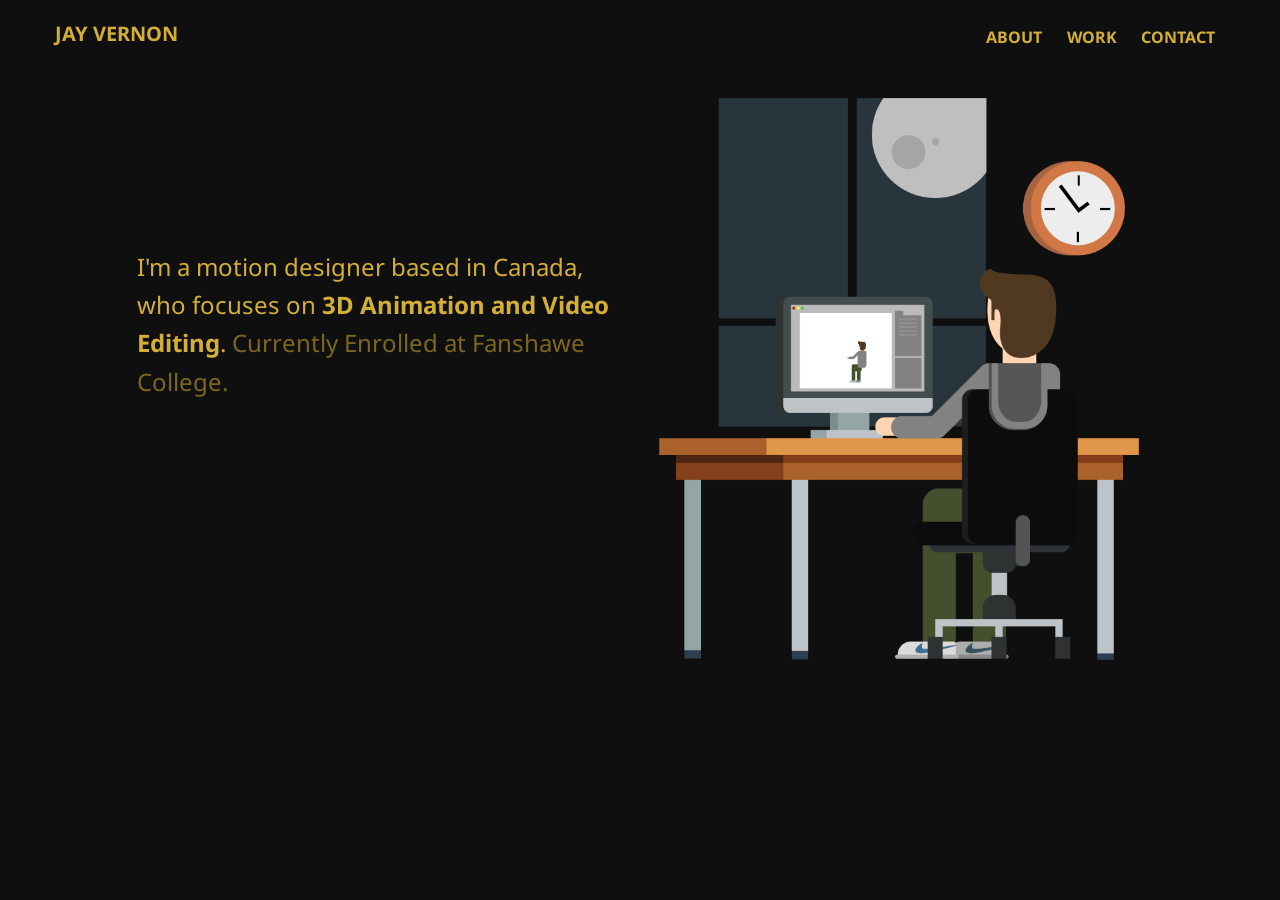
<file: index.html>
<!DOCTYPE html>
<html>
<head>
    <meta charset="utf-8" />
    <meta http-equiv="X-UA-Compatible" content="IE=edge">
    <title>JAY VERNON | Potfolio</title>
    <link rel="stylesheet" href="css/foundation.css">
    <link rel="stylesheet" href="css/foundation.min.css">
    <meta name="viewport" content="width=device-width, initial-scale=1">
    <link rel="stylesheet" type="text/css" media="screen" href="css/app.css"/>
    <link href="https://fonts.googleapis.com/css?family=Noto+Sans:400,700" rel="stylesheet">
    <link rel="stylesheet" href="https://use.fontawesome.com/releases/v5.5.0/css/all.css" integrity="sha384-B4dIYHKNBt8Bc12p+WXckhzcICo0wtJAoU8YZTY5qE0Id1GSseTk6S+L3BlXeVIU" crossorigin="anonymous">
</head>



<body>
    <header id="mainHeader">

            <nav id="nav" class="small-12 large-8 large-push-4 columns">
                <h1 class="hide">Main Navigation</h1>
                    <div class="title-bar" data-responsive-toggle="main-menu" data-hide-for="large">
                            <div class="title-bar-right">
                                
                              <button class="menu-icon" type="button" data-toggle="main-menu"></button>
                            </div>
                    </div>
                
                        <div id="main-menu" class="text-center">
                          <ul id="mainNav">
                            <li><a href="about.html" class="lineAnim highlight">ABOUT</a></li>
                            <li><a href="work.html" class="lineAnim highlight">WORK</a></li>
                            <li><a href="contact.html" class="lineAnim highlight">CONTACT</a></li>
                          </ul>
                        </div>   
            
            </nav>

        <div id="logo" class="small-12 medium-12 large-offset-0 large-2 large-pull-8 columns end">
            <h1 class="name"><a href="index.html">JAY<span class="highlight"> VERNON</span></a></h1>
        </div>

    </header>

    <section class="small-10 small-offset-1 column">
        <h1 class="hide">Brief Introduction</h1>
            <div id="welcome" class="small-12 medium-12 large-6 column">
                <p class="small-12 text-center leftbox">I'm a motion designer based in Canada, who focuses on <span class="highlight">3D Animation and Video Editing</span>.<span class="lowlight"> Currently Enrolled at Fanshawe College.</span></p>
            </div>

            <div id="jay" class="small-12 medium-12 large-6 text-center column">
                    <img src="images/portfolio_front.png" id="jayIMG" alt="Image of Jay">
            </div>
    </section>
            


        



    <script src="js/vendor/jquery.js"></script>
    <script src="js/vendor/what-input.js"></script>
    <script src="js/vendor/foundation.js"></script>
    <script src="js/app.js"></script>
    <script src="js/main.js"></script>
</body>
</html>
</file>
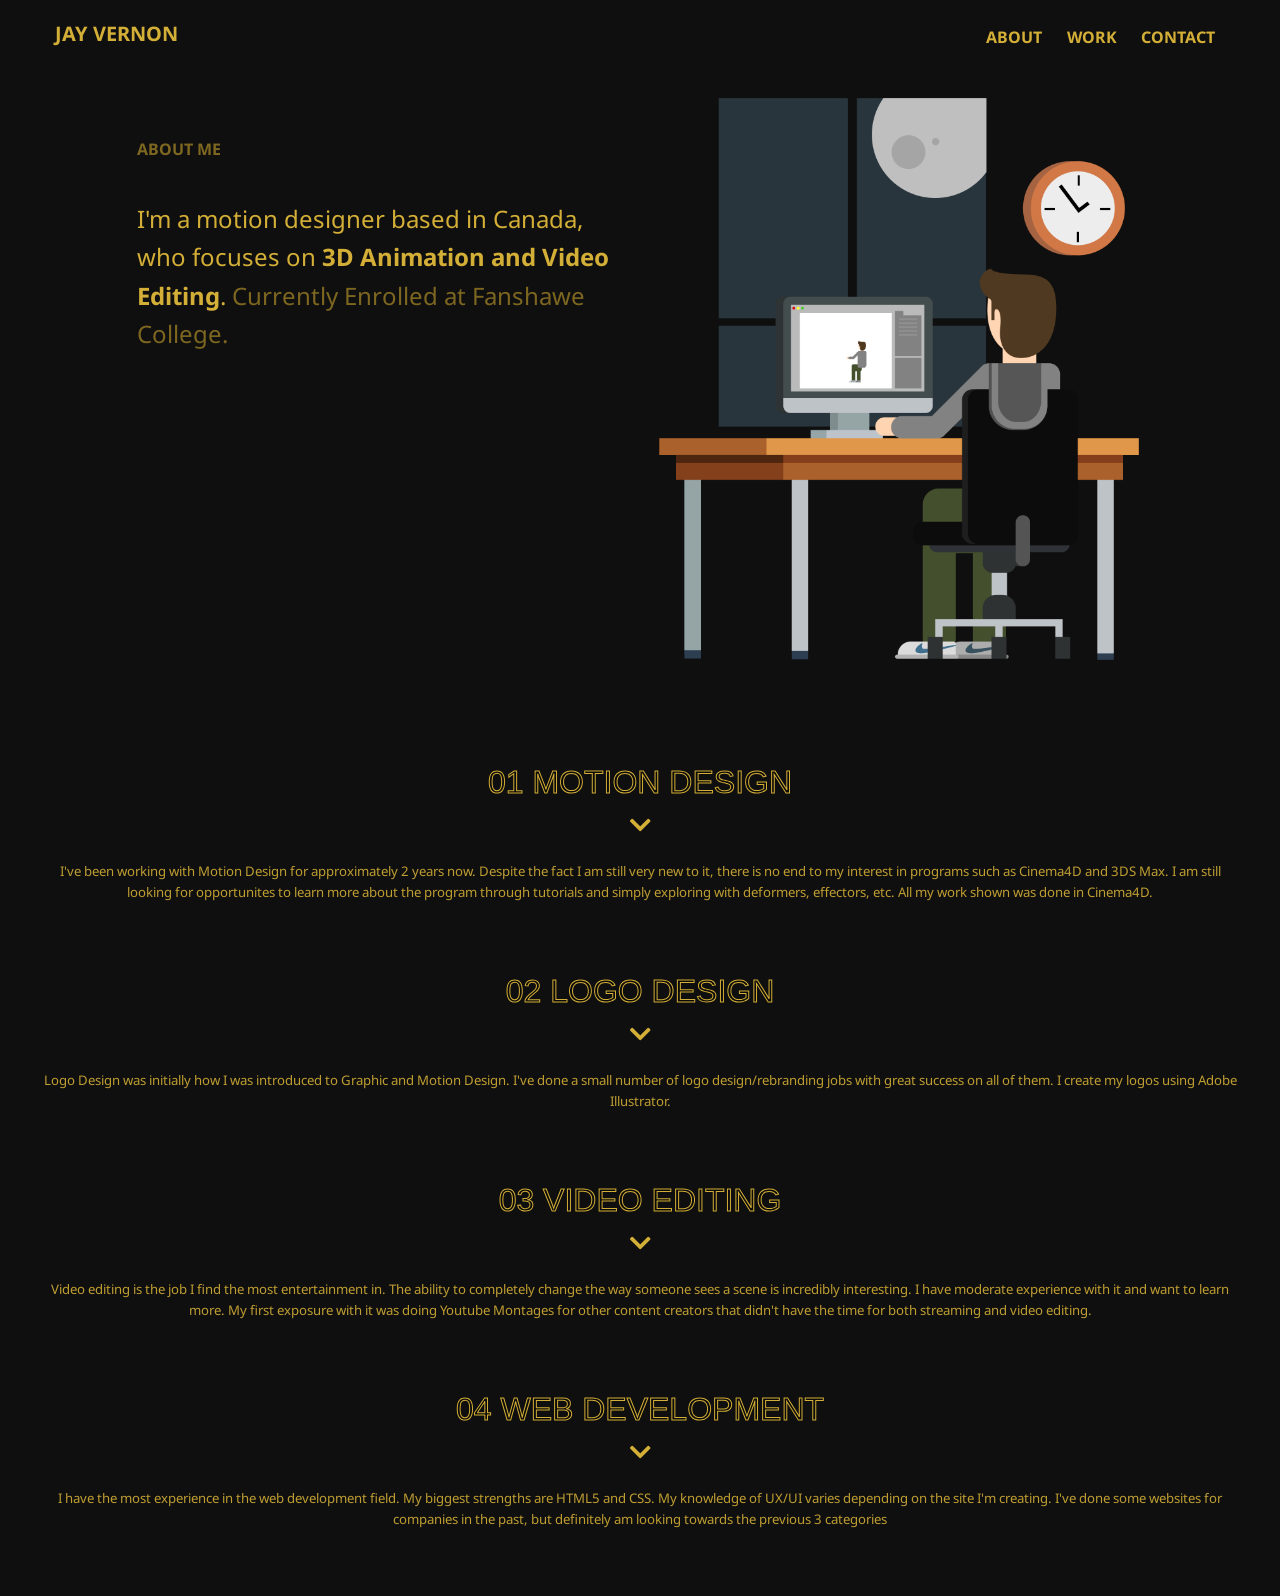
<file: about.html>
<!DOCTYPE html>
<html>
<head>
    <meta charset="utf-8" />
    <meta http-equiv="X-UA-Compatible" content="IE=edge">
    <title>JAY VERNON | Potfolio</title>
    <link rel="stylesheet" href="css/foundation.css">
    <link rel="stylesheet" href="css/foundation.min.css">
    <meta name="viewport" content="width=device-width, initial-scale=1">
    <link rel="stylesheet" type="text/css" media="screen" href="css/app.css"/>
    <link href="https://fonts.googleapis.com/css?family=Noto+Sans:400,700" rel="stylesheet">
    <link rel="stylesheet" href="https://use.fontawesome.com/releases/v5.5.0/css/all.css" integrity="sha384-B4dIYHKNBt8Bc12p+WXckhzcICo0wtJAoU8YZTY5qE0Id1GSseTk6S+L3BlXeVIU" crossorigin="anonymous">
</head>



<body>
    <header id="mainHeader">

                <nav id="nav" class="small-12 large-8 large-push-4 columns">
                                <h1 class="hide">Main Navigation</h1>
                                    <div class="title-bar" data-responsive-toggle="main-menu" data-hide-for="large">
                                            <div class="title-bar-right">
                                                
                                              <button class="menu-icon" type="button" data-toggle="main-menu"></button>
                                            </div>
                                    </div>
                                
                                        <div id="main-menu" class="text-center">
                                          <ul id="mainNav">
                                            <li><a href="about.html" class="lineAnim highlight">ABOUT</a></li>
                                            <li><a href="work.html" class="lineAnim highlight">WORK</a></li>
                                            <li><a href="contact.html" class="lineAnim highlight">CONTACT</a></li>
                                          </ul>
                                        </div>   
                            
                            </nav>

        <div id="logo" class="small-12 medium-12 large-offset-0 large-2 large-pull-8 columns end">
            <h1 class="name"><a href="index.html">JAY<span class="highlight"> VERNON</span></a></h1>
        </div>

    </header>

    <section class="small-10 small-offset-1 column">
            <div id="aboutMe" class="small-12 medium-12 large-6 column">
                <h1 class="small-12 leftbox aboutHeader">ABOUT ME</h1>
                <p class="small-12 leftbox">I'm a motion designer based in Canada, who focuses on <span class="highlight">3D Animation and Video Editing</span>.<span class="lowlight"> Currently Enrolled at Fanshawe College.</span></p>
            </div>

            <div id="jay" class="small-12 medium-12 large-6 text-center column">
                    <img src="images/portfolio_front.png" id="jayIMG">
            </div>
    </section>

    <section class="small 12 text-center column">
        <div id="categories">
            <div id="MotionDesign" class="small-12 catHead row">
                    <h2 class="small-12">01   MOTION DESIGN</h2>
                    <i class="fas fa-chevron-down moreIconMotion moreIcon"></i>
                    <div class="small-12 info" id="contentRevealMotion">
                    <p class="small-12 catDesc text-center">I've been working with Motion Design for approximately 2 years now. Despite the fact I am still very new to it, there is no end to my interest in programs such as Cinema4D and 3DS Max. I am still looking for opportunites to learn more about the program through tutorials and simply exploring with deformers, effectors, etc. All my work shown was done in Cinema4D. </p>
                    </div>
            </div>

            <div id="LogoDesign" class="small-12 catHead row">
                    <h2 class="small-12">02   LOGO DESIGN</h2>
                    <i class="fas fa-chevron-down moreIcon moreIconLogo"></i>
                    <div class="small-12 info" id="contentRevealLogo">
                    <p class="small-12 catDesc text-center">Logo Design was initially how I was introduced to Graphic and Motion Design. I've done a small number of logo design/rebranding jobs with great success on all of them. I create my logos using Adobe Illustrator.</p>
                    </div>
            </div>

            <div id="videoEditing" class="small-12 catHead row">
                    <h2 class="small-12">03   VIDEO EDITING</h2>
                    <i class="fas fa-chevron-down moreIcon moreIconVideo"></i>
                    <div class="small-12 info" id="contentRevealVideo">
                    <p class="small-12 catDesc text-center">Video editing is the job I find the most entertainment in. The ability to completely change the way someone sees a scene is incredibly interesting. I have moderate experience with it and want to learn more. My first exposure with it was doing Youtube Montages for other content creators that didn't have the time for both streaming and video editing.</p>
                    </div>
            </div>

            <div id="WebDev" class="small-12 catHead row">
                    <h2 class="small-12">04   WEB DEVELOPMENT</h2>
                    <i class="fas fa-chevron-down moreIcon moreIconWeb"></i>
                    <div class="small-12 info" id="contentRevealWeb">
                    <p class="small-12 catDesc text-center">I have the most experience in the web development field. My biggest strengths are HTML5 and CSS. My knowledge of UX/UI varies depending on the site I'm creating. I've done some websites for companies in the past, but definitely am looking towards the previous 3 categories</p>
                    </div>
            </div>
        </div>
    </section>

            


        



    <script src="js/vendor/jquery.js"></script>
    <script src="js/vendor/what-input.js"></script>
    <script src="js/vendor/foundation.js"></script>
    <script src="js/app.js"></script>
    <script src="js/about.js"></script>
</body>
</html>
</file>
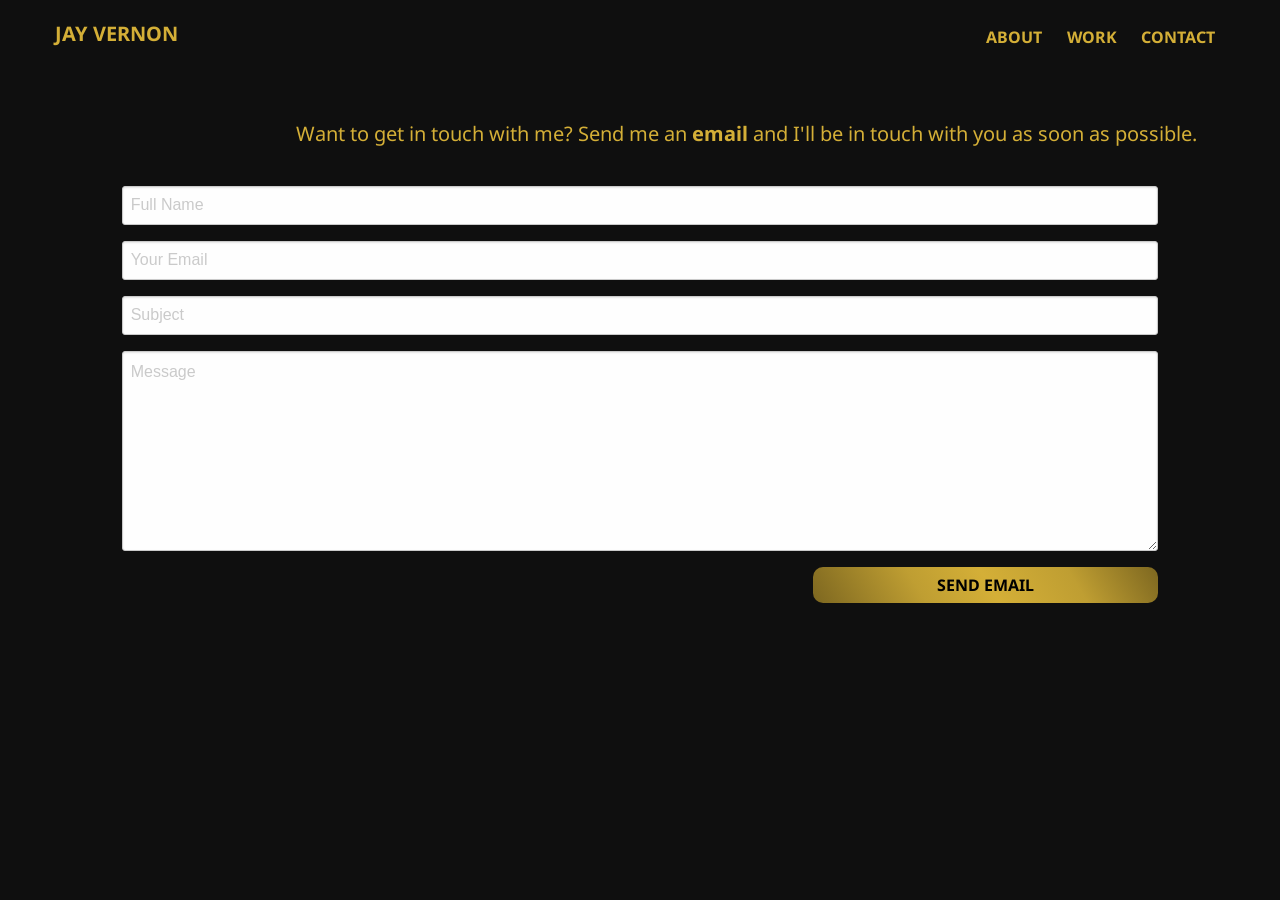
<file: contact.html>
<!DOCTYPE html>
<html>
<head>
    <meta charset="utf-8" />
    <meta http-equiv="X-UA-Compatible" content="IE=edge">
    <title>JAY VERNON | Potfolio</title>
    <link rel="stylesheet" href="css/foundation.css">
    <link rel="stylesheet" href="css/foundation.min.css">
    <meta name="viewport" content="width=device-width, initial-scale=1">
    <link rel="stylesheet" type="text/css" media="screen" href="css/app.css"/>
    <link href="https://fonts.googleapis.com/css?family=Noto+Sans:400,700" rel="stylesheet">
    <link rel="stylesheet" href="https://use.fontawesome.com/releases/v5.5.0/css/all.css" integrity="sha384-B4dIYHKNBt8Bc12p+WXckhzcICo0wtJAoU8YZTY5qE0Id1GSseTk6S+L3BlXeVIU" crossorigin="anonymous">
</head>



<body>
    <header id="mainHeader">

            <nav id="nav" class="small-12 large-8 large-push-4 columns">
                    <h1 class="hide">Main Navigation</h1>
                        <div class="title-bar" data-responsive-toggle="main-menu" data-hide-for="large">
                                <div class="title-bar-right">
                                    
                                  <button class="menu-icon" type="button" data-toggle="main-menu"></button>
                                </div>
                        </div>
                    
                            <div id="main-menu" class="text-center">
                              <ul id="mainNav">
                                <li><a href="about.html" class="lineAnim highlight">ABOUT</a></li>
                                <li><a href="work.html" class="lineAnim highlight">WORK</a></li>
                                <li><a href="contact.html" class="lineAnim highlight">CONTACT</a></li>
                              </ul>
                            </div>   
                
                </nav>

        <div id="logo" class="small-12 medium-12 large-offset-0 large-2 large-pull-8 columns end">
            <h1 class="name"><a href="index.html">JAY<span class="highlight"> VERNON</span></a></h1>
        </div>

    </header>

    <section class="small-10 small-offset-1 large-12 column">
        <h1 class="hide">Want to get in touch?</h1>
            <div id="contactIntro" class="small-12 medium-12 large-12 column">
                <p class="small-12 text-center leftbox">Want to get in touch with me? Send me an <span class="highlight">email</span> and I'll be in touch with you as soon as possible.</span></p>
            </div>
    </section>

    <section class="small-10 small-offset-1 column CF">
        <h1 class="hide">Contact Form</h1>
            <form class="contact-form" action="contactform.php" method="post">
                <input type="text" name="name" placeholder="Full Name">
                <input type="text" name="mail" placeholder="Your Email">
                <input type="text" name="subject" placeholder="Subject">
                <textarea name="message" placeholder="Message" class="messageArea"></textarea>
                <button type="submit" name="submit" class="submitBut one small-8 small-offset-2 medium-4 medium-offset-8 text-center">SEND EMAIL</button>
            </form>
    </section>
            
    



    <script src="js/vendor/jquery.js"></script>
    <script src="js/vendor/what-input.js"></script>
    <script src="js/vendor/foundation.js"></script>
    <script src="js/app.js"></script>
    <script src="js/main.js"></script>
</body>
</html>
</file>
<file: css/app.css>
body{background-color:#0F0F0F}h1{font-family:'Noto Sans',sans-serif;color:#7D6720;text-align:left;font-size:1em;font-weight:700}h2{-webkit-text-stroke-width:1px;-webkit-text-stroke-color:#D4AF37;font-size:2em}.info{margin-top:20px}.catDesc{font-size:.825em;color:#BF9E32}.moreIcon{color:#D4AF37;font-size:1.5em}.smallNumbers{font-size:1em}.catHead{margin-bottom:50px}#categories{margin-top:100px}.leftbox{margin-top:40px}.aboutHeader{margin-top:80px}.description{margin-top:50px}.description h1{font-size:2em;color:#D4AF37;font-family:'Noto Sans',sans-serif;font-weight:700}.description p{font-size:.825em;color:#D4AF37;font-family:'Noto Sans',sans-serif;text-align:left}p{font-size:1em;color:#D4AF37;text-align:center;font-family:'Noto Sans',sans-serif}.name{font-family:'Noto Sans',sans-serif;color:#D4AF37;font-size:1.25em;margin-top:20px}a{color:#D4AF37}a:hover{color:#fff}.highlight{font-weight:700}.lowlight{color:#7D6720}.title-bar{background-color:#0F0F0F;margin-top:15px}.menu-icon::after{background:#D4AF37;box-shadow:0 7px 0 #D4AF37,0 14px 0 #D4AF37}.menu-icon:hover::after{background:#BF9E32;box-shadow:0 7px 0 #BF9E32,0 14px 0 #BF9E32}#mainNav{list-style-type:none;text-align:center;margin:0}#mainNav li a{display:block;padding:10px 0;color:#D4AF37;font-family:'Noto Sans',sans-serif;font-size:1em}#logo{text-align:left;margin-left:40px}#welcome{background-size:100%;display:block}#welcome p{padding-top:0;text-align:left}#jay{padding-top:40px}#jayIMG{width:250px}.videoDemo{margin-bottom:30px;max-width:300px}label{color:#D4AF37;font-family:'Noto Sans',sans-serif;text-transform:uppercase;font-size:.825em}td{background-color:#0F0F0F}.contactBrief{margin-bottom:70px}.lightbox{display:none;position:absolute;top:0;width:100%;height:100%;text-align:center;background-color:rgba(0,0,0,0.95)}.lightbox video{margin-top:120px}.close-lightbox{position:absolute;right:12px;top:12px;font-family:arial,helvetica,sans-serif;font-size:2em;font-weight:700;color:#D4AF37;cursor:pointer;text-align:right;margin-right:10px}.show-lightbox{display:block}.submitBut{display:block;position:relative;background-color:#fff;padding-top:10px;padding-bottom:10px;margin-bottom:20px;font-family:'Noto Sans',sans-serif;font-weight:700;background:#7d6720;background:linear-gradient(239deg,rgba(125,103,32,1) 0%,rgba(191,158,50,1) 25%,rgba(212,175,55,1) 49%,rgba(191,158,50,1) 69%,rgba(125,103,32,1) 100%);border-radius:10px}.submitBut.one:after{content:'';position:absolute;top:0;left:0;width:0;height:100%;background-color:rgba(255,255,255,0.4);-webkit-transition:none;-moz-transition:none;transition:none}.submitBut.one:hover:after{width:120%;background-color:rgba(255,255,255,0);-webkit-transition:all .4s ease-in-out;-moz-transition:all .4s ease-in-out;transition:all .4s ease-in-out}.messageArea{height:200px}.CF{margin-top:20px}@media screen and (min-width: 30em){.videoDemo{margin-bottom:30px;max-width:400px}}@media screen and (min-width: 64em){#mainHeader{position:relative}#mainNav{text-align:right;text-transform:uppercase;margin-top:20px;margin-right:50px}#mainNav li{border-bottom:none;display:inline-block;text-decoration:none;margin-left:20px}#mainNav li a{display:inline-block;padding:5px 0;border-bottom:0}.lineAnim::after{content:'';display:block;width:0;height:2px;background:#BF9E32;transition:width .3s}.lineAnim:hover::after{width:100%;transition:width}#jayIMG{width:480px}#welcome p{padding-top:150px;text-align:left;font-size:1.5em}#aboutMe p{padding-top:0;text-align:left;font-size:1.5em}.videoDemo{margin-bottom:30px;max-width:300px}.description{margin-top:0}.introVid{max-width:800px;margin-bottom:100px}.lightbox video{max-width:850px}#contactIntro{margin-top:20px}#contactIntro p{font-size:1.25em}}
</file>
